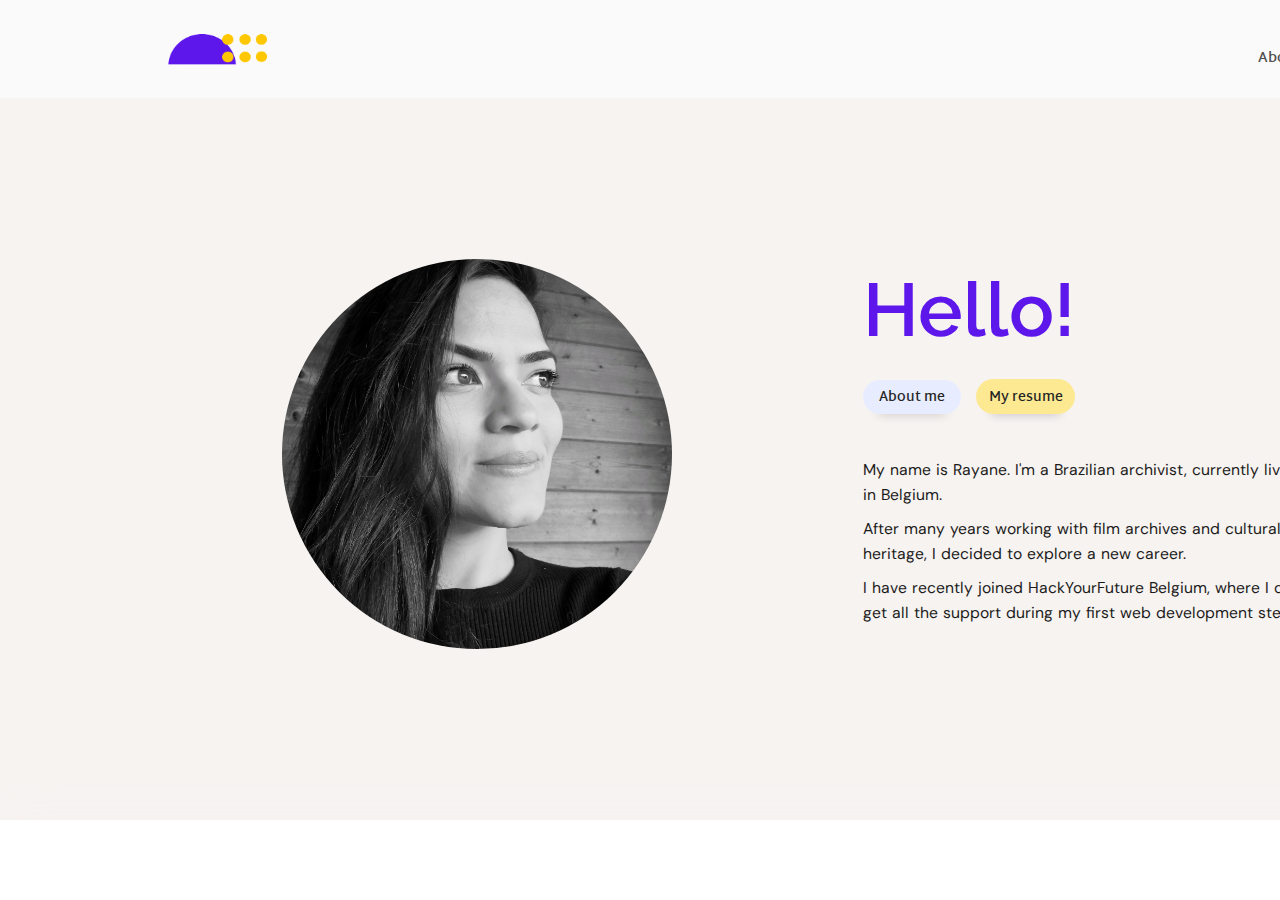
<file: index.html>
<!DOCTYPE html>
<html lang="en">
   <head>
      <meta charset="UTF-8" />
      <meta http-equiv="X-UA-Compatible" content="IE=edge" />
      <meta name="viewport" content="width=device-width, initial-scale=1.0" />
      <!--Adding Google Fonts-->
      <link rel="preconnect" href="https://fonts.gstatic.com" />
      <link
         href="https://fonts.googleapis.com/css2?family=DM+Sans:wght@400;500&family=Martel+Sans:wght@400;600&family=Raleway:wght@500;600&display=swap"
         rel="stylesheet"
      />
      <!--Adding External Style Sheet-->
      <link rel="stylesheet" href="style.css" />
      <title>Home - Rayane Silva</title>
   </head>
   <body>
      <!--Header-->
      <header>
         <div class="header-container">
            <!--Logo-->
            <div class="logo">
               <a href="./index.html">
                  <img
                     class="logo-header"
                     src="img/logo-home.png"
                     alt="Rayane logo"
                  />
               </a>
            </div>
            <!--Navigation section of the header: contains related links-->
            <nav class="nav-menu">
               <ul class="links-nav">
                  <li class="about-page">
                     <a href="./about.html">About</a>
                  </li>

                  <li class="resume-page">
                     <a href="./resume.html">Resume</a>
                  </li>
                  <li class="projects-page">
                     <a href="./projects.html">Projects</a>
                  </li>
               </ul>
            </nav>
         </div>
      </header>
      <!--Main-->
      <main class="main-container">
         <section class="main-left">
            <div class="profile-section">
               <div class="img-circular">
                  <img
                     src="img/profile-foto.jpg"
                     alt="rayane profile picture"
                     class="img-profile"
                  />
               </div>
              </section>
         </div>
         <section class="main-right">
           <div class="right-container">
              <h1 class="hello">Hello!</h1>
            <!---Buttons with links-->
              <div class="main-buttons">
                 <button class="btn-about">
                    <a href="./about.html" target="_blank">About me</a>
                 </button>

                 <button class="btn-resume">
                    <a href="./resume.html" target="_blank">My resume</a>
                 </button>
              </div>
              <div class="intro">
                 <p>
                  My name is Rayane. I'm a Brazilian archivist, currently living
                  in Belgium. 
                 </p>
                  <p>
                  After many years working with film archives and cultural
                  heritage, I decided to explore a new career.
                 </p>
                 <p>
                  I have recently joined HackYourFuture Belgium, where I can get
                  all the support during my first web development steps.
                 </p>
              </div>
          </div>
        </section>
      </main>
      <!-- Footer-->
      <footer>
         <div class="icons-footer">
            <a href="https://github.com/rayanejsilva" target="_blank">
               <img
                  class="icon-link1"
                  src="img/github.svg"
                  alt="Github of Rayane"
               />
            </a>
            <a href="https://www.linkedin.com/in/rayanejs/" target="_blank">
               <img
                  class="icon-link2"
                  src="img/linkedin.svg"
                  alt="LinkedIn of Rayane"
               />
            </a>
            <a href="mailto:rayanej.silva@gmail.com">
               <img
                  class="icon-link3"
                  src="img/mail.svg"
                  alt="Email of Rayane"
               />
            </a>
         </div>
      </footer>
   </body>
</html>
</file>
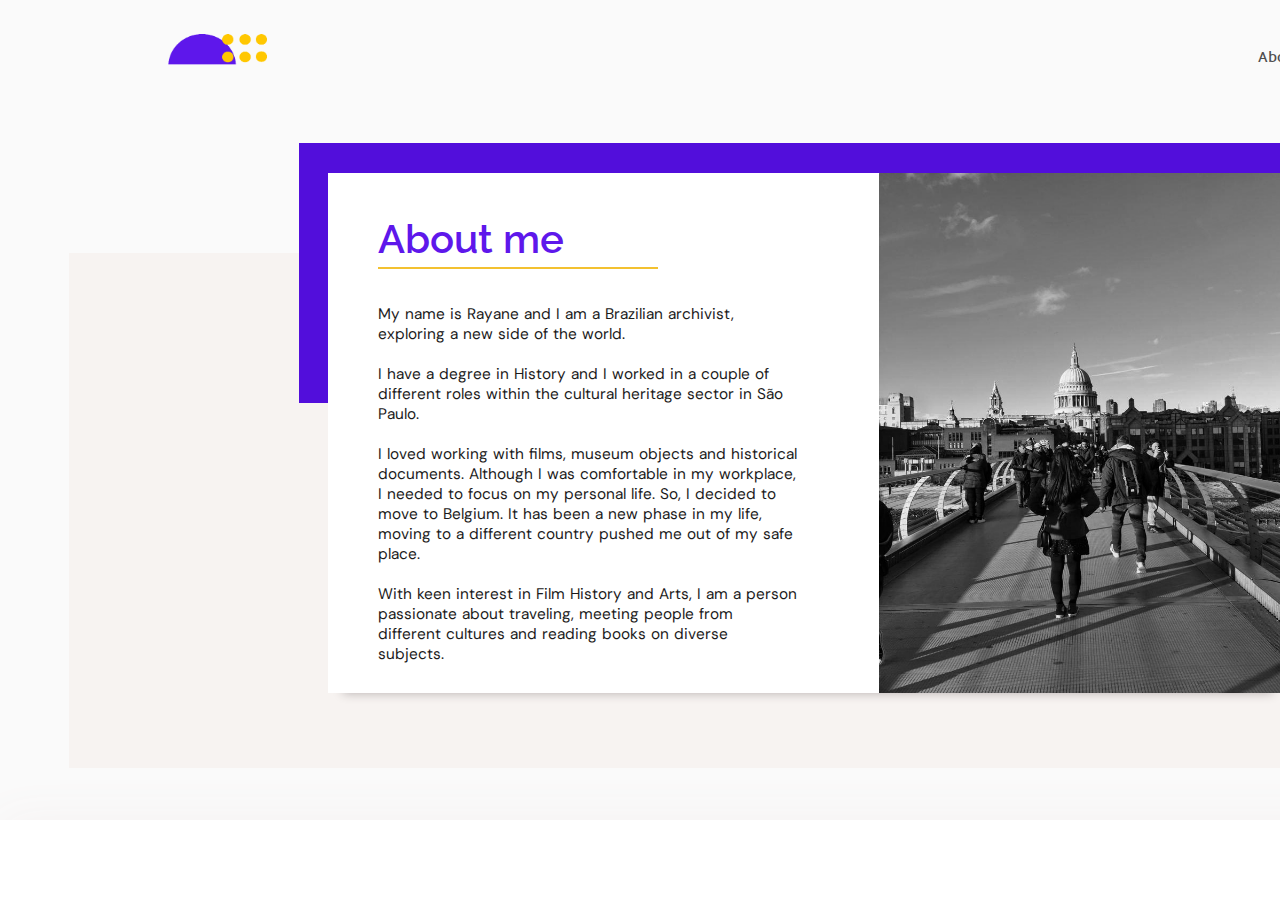
<file: about.html>
<!DOCTYPE html>
<html lang="en">
   <head>
      <meta charset="UTF-8" />
      <meta http-equiv="X-UA-Compatible" content="IE=edge" />
      <meta name="viewport" content="width=device-width, initial-scale=1.0" />
      <!--Adding Google Fonts-->
      <link rel="preconnect" href="https://fonts.gstatic.com" />
      <link
         href="https://fonts.googleapis.com/css2?family=DM+Sans:wght@400;500&family=Martel+Sans:wght@400;600&family=Raleway:wght@500;600&display=swap"
         rel="stylesheet"
      />
      <!--Adding External Style Sheet-->
      <link rel="stylesheet" href="style.css" />
      <title>About - Rayane Silva</title>
   </head>
   <body>
      <!--Header-->
      <header class="about-header">
         <div class="header-container">
            <!--Logo-->
            <div class="logo">
               <a href="./index.html">
                  <img
                     class="logo-header"
                     src="img/logo-home.png"
                     alt="Rayane logo"
                  />
               </a>
            </div>
            <!--Navigation section of the header: contains related links-->
            <nav class="nav-menu">
               <ul class="links-nav">
                  <li class="about-page">
                     <a href="./about.html">About</a>
                  </li>

                  <li class="resume-page">
                     <a href="./resume.html">Resume</a>
                  </li>
                  <li class="projects-page">
                     <a href="./projects.html">Projects</a>
                  </li>
               </ul>
            </nav>
         </div>
      </header>
      <!--Main-->
      <main class="main-about">
         <div class="about-wrap">
            <div class="about-container">
               <section class="about-left">
                  <h1 class="title-about">About me</h1>
                  <p class="p-intro">
                     My name is Rayane and I am a Brazilian archivist, exploring
                     a new side of the world.
                     <br /><br />
                     I have a degree in History and I worked in a couple of
                     different roles within the cultural heritage sector in São
                     Paulo.<br /><br />

                     I loved working with films, museum objects and historical
                     documents. Although I was comfortable in my workplace, I
                     needed to focus on my personal life. So, I decided to move
                     to Belgium. It has been a new phase in my life, moving to a
                     different country pushed me out of my safe place.
                     <br /><br />
                     With keen interest in Film ​History and​ ​Arts, I am a
                     person​ passionate about traveling, meeting people from
                     different cultures and reading books on diverse subjects.
                  </p>
               </section>
               <div class="img-travel">
                  <img
                     src="img/about-photo.jpeg"
                     alt="Rayane at Millennium bridge, London"
                  />
               </div>
            </div>
            <div class="purple-bg"></div>
            <div class="grey-bg"></div>
         </div>
      </main>
      <!-- Footer-->
      <footer>
         <div class="icons-footer">
            <a href="https://github.com/rayanejsilva" target="_blank">
               <img
                  class="icon-link1"
                  src="img/github.svg"
                  alt="Github of Rayane"
               />
            </a>
            <a href="https://www.linkedin.com/in/rayanejs/" target="_blank">
               <img
                  class="icon-link2"
                  src="img/linkedin.svg"
                  alt="LinkedIn of Rayane"
               />
            </a>
            <a href="mailto:rayanej.silva@gmail.com">
               <img
                  class="icon-link3"
                  src="img/mail.svg"
                  alt="Email of Rayane"
               />
            </a>
         </div>
      </footer>
   </body>
</html>
</file>
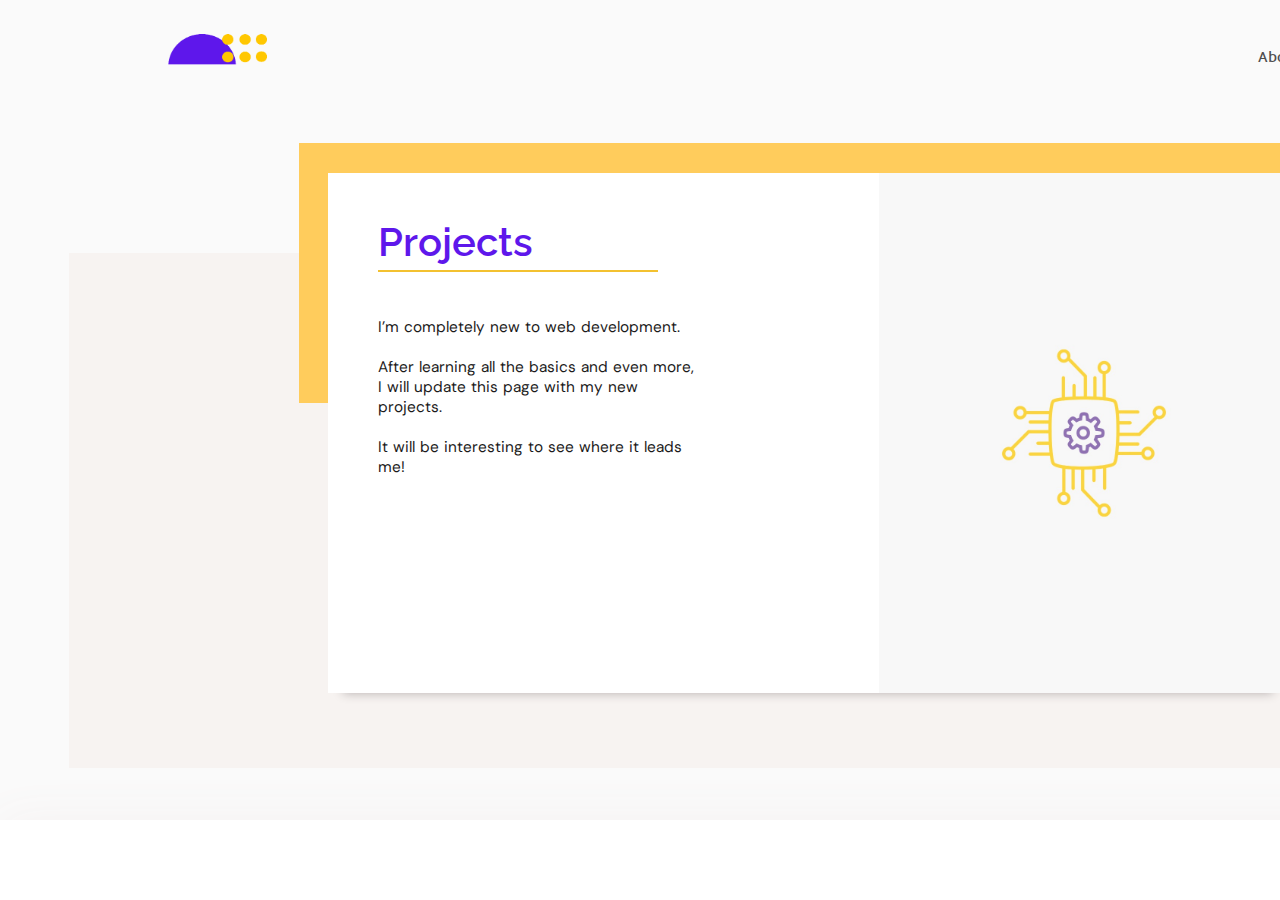
<file: projects.html>
<!DOCTYPE html>
<html lang="en">
   <head>
      <meta charset="UTF-8" />
      <meta http-equiv="X-UA-Compatible" content="IE=edge" />
      <meta name="viewport" content="width=device-width, initial-scale=1.0" />
      <!--Adding Google Fonts-->
      <link rel="preconnect" href="https://fonts.gstatic.com" />
      <link
         href="https://fonts.googleapis.com/css2?family=DM+Sans:wght@400;500&family=Martel+Sans:wght@400;600&family=Raleway:wght@500;600&display=swap"
         rel="stylesheet"
      />
      <!--Adding External Style Sheet-->
      <link rel="stylesheet" href="style.css" />
      <title>Projects - Rayane Silva</title>
   </head>
   <body>
      <!--Header-->
      <header>
         <div class="header-container">
            <!--Logo-->
            <div class="logo">
               <a href="./index.html">
                  <img
                     class="logo-header"
                     src="img/logo-home.png"
                     alt="Rayane logo"
                  />
               </a>
            </div>
            <!--Navigation section of the header: contains related links-->
            <nav class="nav-menu">
               <ul class="links-nav">
                  <li class="about-page">
                     <a href="./about.html">About</a>
                  </li>

                  <li class="resume-page">
                     <a href="./resume.html">Resume</a>
                  </li>
                  <li class="projects-page">
                     <a href="./projects.html">Projects</a>
                  </li>
               </ul>
            </nav>
         </div>
      </header>
      <!--Main-->
      <main class="main-projects">
         <div class="projects-wrap">
            <div class="projects-container">
               <section class="projects-left">
                  <h1 class="title-projects">Projects</h1>
                  <p class="p-definition">
                     I’m completely new to web development.
                     <br />
                     <br />
                     After learning all the basics and even more, I will update
                     this page with my new projects.
                     <br /><br />
                     It will be interesting to see where it leads me!
                  </p>
               </section>
               <div class="img-projects">
                  <img
                     src="img/computer-processor.jpeg"
                     alt="computer processor icon"
                  />
               </div>
            </div>
            <div class="projects-blue"></div>
            <div class="projects-bg"></div>
         </div>
      </main>
      <!-- Footer-->
      <footer>
         <div class="icons-footer">
            <a href="https://github.com/rayanejsilva" target="_blank">
               <img
                  class="icon-link1"
                  src="img/github.svg"
                  alt="Github of Rayane"
               />
            </a>
            <a href="https://www.linkedin.com/in/rayanejs/" target="_blank">
               <img
                  class="icon-link2"
                  src="img/linkedin.svg"
                  alt="LinkedIn of Rayane"
               />
            </a>
            <a href="mailto:rayanej.silva@gmail.com">
               <img
                  class="icon-link3"
                  src="img/mail.svg"
                  alt="Email of Rayane"
               />
            </a>
         </div>
      </footer>
   </body>
</html>
</file>
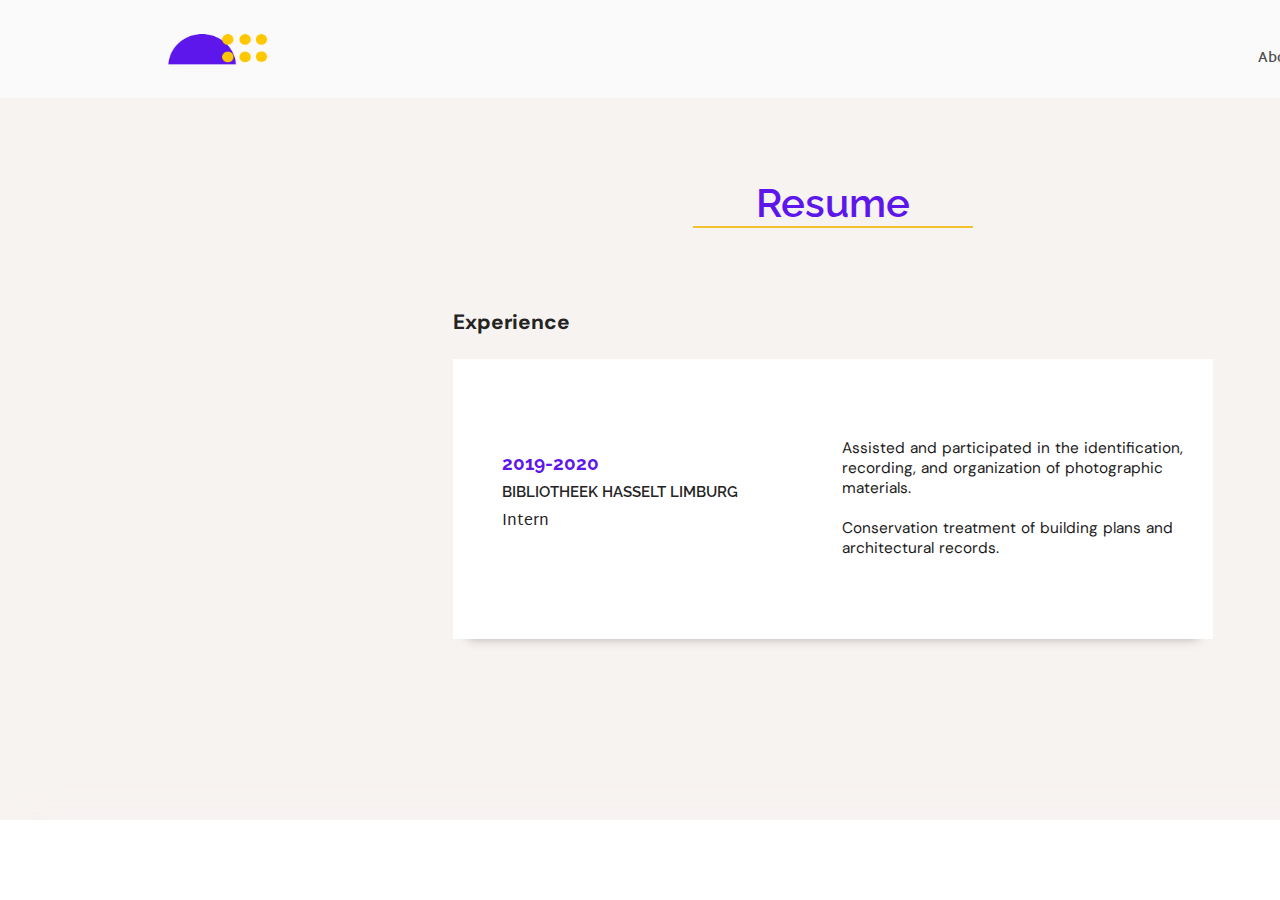
<file: resume.html>
<!DOCTYPE html>
<html lang="en">
   <head>
      <meta charset="UTF-8" />
      <meta http-equiv="X-UA-Compatible" content="IE=edge" />
      <meta name="viewport" content="width=device-width, initial-scale=1.0" />
      <!--Adding Google Fonts-->
      <link rel="preconnect" href="https://fonts.gstatic.com" />
      <link
         href="https://fonts.googleapis.com/css2?family=DM+Sans:wght@400;500&family=Martel+Sans:wght@400;600&family=Raleway:wght@500;600&display=swap"
         rel="stylesheet"
      />
      <!--Adding External Style Sheet-->
      <link rel="stylesheet" href="style.css" />
      <title>Resume - Rayane Silva</title>
   </head>
   <body>
      <!--Header-->
      <header>
         <div class="header-container">
            <!--Logo-->
            <div class="logo">
               <a href="./index.html">
                  <img
                     class="logo-header"
                     src="img/logo-home.png"
                     alt="Rayane logo"
                  />
               </a>
            </div>

            <!--Navigation section of the header: contains related links-->
            <nav class="nav-menu">
               <ul class="links-nav">
                  <li class="about-page">
                     <a href="./about.html">About</a>
                  </li>

                  <li class="resume-page">
                     <a href="./resume.html">Resume</a>
                  </li>
                  <li class="projects-page">
                     <a href="./projects.html">Projects</a>
                  </li>
               </ul>
            </nav>
         </div>
      </header>
      <!--Main-->
      <main class="main-resume">
         <div class="top-resume">
            <h1 class="title-resume">Resume</h1>
         </div>
         <div class="h2-resume">
            <h2 class="ex-resume">Experience</h2>
         </div>
         <section class="experience-1">
            <div class="resume-left">
               <p class="date">2019-2020</p>
               <p class="company">Bibliotheek Hasselt Limburg</p>
               <p class="position">Intern</p>
            </div>
            <div class="resume-right">
               <p class="job-resume">
                  Assisted and participated in the identification, recording,
                  and organization of photographic materials. <br /><br />
                  Conservation treatment of building plans and architectural
                  records.
               </p>
            </div>
      </main>
      <!-- Footer-->
      <footer>
         <div class="icons-footer">
            <a href="https://github.com/rayanejsilva" target="_blank">
               <img
                  class="icon-link1"
                  src="img/github.svg"
                  alt="Github of Rayane"
               />
            </a>
            <a href="https://www.linkedin.com/in/rayanejs/" target="_blank">
               <img
                  class="icon-link2"
                  src="img/linkedin.svg"
                  alt="LinkedIn of Rayane"
               />
            </a>
            <a href="mailto:rayanej.silva@gmail.com">
               <img
                  class="icon-link3"
                  src="img/mail.svg"
                  alt="Email of Rayane"
               />
            </a>
         </div>
      </footer>
   </body>
</html>
</file>
<file: style.css>
* {
   padding: 0;
   margin: 0;
   box-sizing: border-box;
}
html {
   box-sizing: border-box;
   -webkit-box-sizing: border-box;
   -moz-box-sizing: border-box;
}
*,
*:before,
*:after {
   box-sizing: inherit;
}
body {
   display: flex;
   flex-direction: column;
   margin: 0;
   border: 0;
   padding: 0;
   top: 0;
   right: 0;
   bottom: 0;
   left: 0;
   min-height: 100vh;
}

/*Header Section*/
header {
   display: flex;
   justify-content: center;
   align-items: center;
   width: 1665px;
   max-width: auto;
   min-width: auto;
   height: 98px;
   background-color: #fafafa;
}

.header-container {
   display: flex;
   justify-content: space-between;
   align-items: center;
   width: 1380px;
   max-width: auto;
   height: 90px;
   font-family: "Martel Sans", sans-serif;
   font-weight: 600;
   font-size: 0.9em;
}

a {
   text-decoration: none;
   cursor: pointer;
}

a:link {
   color: #242424;
   text-decoration: none;
}
a:visited {
   color: #242424;
   text-decoration: none;
}
a:active {
   color: #242424;
   text-decoration: none;
}

.logo-header {
   display: inline;
   width: 110px;
   height: 45px;
   margin: 10px 0 0 20px;
   transition: transform 0.2s;
}

.logo-header:hover {
   transform: scale(1.03);
}

.nav-menu {
   display: inline-flex;
   align-items: flex-end;
   width: 280px;
   height: 50px;
}

.links-nav li {
   display: inline-flex;
   margin: 13px 15px 0 15px;
   text-decoration: none;
   list-style-type: none;
   border-bottom: 2px solid transparent;
   color: black;
   cursor: pointer;
}
.links-nav a:visited {
   color: #000000;
}
.links-nav li:hover {
   border-bottom: 2px solid #5e17eb;
}

.links-nav li:active {
   border-bottom: 2px solid #5e17eb;
}

.about-page {
   text-decoration: none;
   opacity: 0.8;
}

.about-page:hover {
   text-decoration: none;
   opacity: 1;
}

.resume-page {
   text-decoration: none;
   opacity: 0.8;
}

.resume-page:hover {
   opacity: 1;
}

.projects-page {
   opacity: 0.8;
}

.projects-page:hover {
   opacity: 1;
}

/*Main Section*/

main {
   display: flex;
   flex: 1;
   width: 1665px;
   max-width: auto;
   min-width: auto;
   height: auto;
   background-color: #f7f3f1;
}
.main-left {
   display: flex;
   flex-direction: column;
   justify-content: center;
   width: 833px;
}
.main-right {
   display: flex;
   flex-direction: column;
   justify-content: center;
   width: 832px;
   max-width: auto;
}
.img-circular {
   position: relative;
   width: 390px;
   height: 390px;
   overflow: hidden;
   border-radius: 50%;
   transition: transform 0.2s;
}

.img-circular:hover {
   transform: scale(1.01);
}
.img-profile {
   width: 100%;
   height: auto;
}

.profile-section {
   justify-content: center;
   align-self: center;
   margin: 0 0 10px 120px;
}

.right-container {
   display: flex;
   flex-direction: column;
   width: 470px;
   height: 370px;
   margin: 0 0 18px 30px;
}

.hello {
   font-family: "Raleway", sans-serif;
   font-weight: 600;
   color: #5e17eb;
   font-size: 4.7em;
   padding-bottom: 5px;
   margin-bottom: 20px;
}

.main-buttons {
   width: 250px;
   height: 50px;
   margin-bottom: 20px;
}

.btn-about {
   width: 98px;
   height: 34px;
   align-items: center;
   padding-top: 2px;
   border-radius: 30px;
   margin-right: 8px;
   background-color: #e7ecff;
   font-family: "Martel Sans", sans-serif;
   font-weight: 600;
   font-size: 0.86em;
   color: #242424;
   border: 2px solid transparent;
   box-shadow: 0px 15px 10px -15px rgb(180, 174, 174);
}

.btn-about:hover {
   background-color: #ffffff;
   color: #553fd4;
   border: 2px solid #553fd4;
   -webkit-transition: all 0.4s;
   -moz-transition: all 0.4s;
   transition: all 0.4s;
}
.btn-resume {
   width: 99px;
   height: 35px;
   padding-top: 2px;
   align-items: center;
   margin-left: 3px;
   border-radius: 30px;
   background-color: #fde992;
   font-family: "Martel Sans", sans-serif;
   font-weight: 600;
   font-size: 0.86em;
   color: #242424;
   border: 2px solid transparent;
   box-shadow: 0px 15px 10px -15px rgb(180, 174, 174);
}
.btn-resume:hover {
   background-color: #ffffff;
   color: #fbd200;
   border: 2px solid #ffd500;
   -webkit-transition: all 0.4s;
   -moz-transition: all 0.4s;
   transition: all 0.4s;
}
.intro {
   font-family: "DM Sans", sans-serif;
   color: #1c1b1b;
   width: 450px;
   height: 190px;
   font-weight: 400;
   font-size: 0.98em;
   word-spacing: 1px;
}

.intro p {
   line-height: 25px;
   margin: 9px 0;
}
/*Footer Section*/

footer {
   display: flex;
   flex-shrink: 1;
   position: relative;
   justify-content: flex-end;
   align-items: center;
   width: 1685px;
   height: 80px;
   max-width: auto;
   min-width: auto;
   background-color: #ffffff;
   box-shadow: 0 0 50px 0 rgb(246, 242, 242);
   z-index: 1;
}

.icons-footer {
   display: inline-flex;
   align-items: flex-end;
   margin-right: 150px;
   width: 155px;
   max-width: auto;
   height: 30px;
}

.icon-link1,
.icon-link2,
.icon-link3 {
   padding: 0 10px 0 10px;
   width: 45px;
   height: 28px;
}

.icon-link1 {
   opacity: 0.8;
}

.icon-link1:hover {
   opacity: 1;
}
.icon-link2 {
   opacity: 0.75;
}

.icon-link2:hover {
   opacity: 1;
}
.icon-link3 {
   opacity: 0.75;
}

.icon-link3:hover {
   opacity: 1;
}

/* About Page */

.main-about {
   display: flex;
   flex: 1;
   width: 1665px;
   max-width: auto;
   min-width: auto;
   height: auto;
   background-color: #fafafa;
}

.purple-bg {
   display: flex;
   position: absolute;
   justify-content: center;
   align-content: center;
   width: 1017px;
   height: 260px;
   margin-top: 45px;
   background-color: #520edb;
   z-index: 3;
}

.about-wrap {
   display: flex;
   position: absolute;
   justify-content: center;
   width: 1480px;
   height: auto;
   margin-left: 5.3%;
   z-index: 1;
   background-color: #fafafa;
}
.about-container {
   display: flex;
   position: absolute;
   align-self: center;
   vertical-align: center;
   width: 960px;
   height: 520px;
   z-index: 5;
   background-color: #ffffff;
   box-shadow: 0px 15px 10px -15px rgb(180, 174, 174);
}

.about-header {
   display: flex;
   justify-content: center;
   align-items: center;
   width: 1665px;
   max-width: auto;
   min-width: auto;
   height: 98px;
   background-color: #fafafa;
}

.about-left {
   height: 520px;
   width: 479px;
}

.img-travel img {
   display: block;
   position: absolute;
   width: 410px;
   height: 520px;
   margin-left: 7.5%;
}

.title-about {
   font-family: "Raleway", sans-serif;
   font-weight: 600;
   width: 280px;
   color: #5e17eb;
   font-size: 2.5em;
   border-bottom: 2px solid #f3c130;
   padding: 5px 0 5px 0;
   margin: 37px 0 35px 50px;
}

.p-intro {
   font-family: "DM Sans", sans-serif;
   color: #1c1b1b;
   width: 420px;
   height: 360px;
   margin: 28px 0 0 50px;
   font-weight: 400;
   font-size: 0.96em;
   word-spacing: 1px;
}

.p-intro p {
   line-height: 38px;
   margin: 11px 0;
}

.grey-bg {
   width: 1477px;
   display: flex;
   position: relative;
   margin-top: 10.5%;
   height: 515px;
   background-color: #f7f3f1;
   z-index: 2;
}

/*Resume Page */
.main-resume {
   display: flex;
   justify-content: center;
   align-content: center;
   align-self: right;
   flex: 1;
   width: 1665px;
   max-width: auto;
   min-width: auto;
   height: auto;
   background-color: #f7f3f1;
}
.top-resume {
   display: block;
   position: absolute;
   justify-content: center;
   align-items: center;
   align-content: center;
   width: 280px;
   height: 90px;
   margin-top: 48px;
}
.title-resume {
   font-family: "Raleway", sans-serif;
   align-self: center;
   text-align: center;
   font-weight: 600;
   color: #5e17eb;
   font-size: 2.5em;
   margin-top: 25px;
   border-bottom: 2px solid #f3c130;
}

.h2-resume {
   display: flex;
   position: absolute;
   justify-content: flex-start;
   align-content: flex-start;
   width: 760px;
   height: 30px;
   margin-top: 210px;
}

.ex-resume {
   align-self: left;
   color: #242424;
   font-family: "DM Sans", sans-serif;
   font-weight: 800;
   font-size: 1.3em;
}
.experience-1 {
   display: flex;
   position: relative;
   align-self: center;
   width: 760px;
   height: 280px;
   margin-top: 80px;
   background-color: #ffffff;
   border: 1px solid transparent;
   box-shadow: 0px 15px 10px -15px rgb(180, 174, 174);
}

.resume-right {
   display: flex;
   flex-direction: column;
   justify-content: flex-start;
   align-content: center;
   text-align: left;
   width: 400px;
   height: 180px;
   margin-left: 40px;
   margin-top: 50px;
}

.resume-left {
   display: flex;
   flex-direction: column;
   justify-content: flex-start;
   align-self: center;
   width: 250px;
   height: 100px;
   margin-left: 48px;
   line-height: 29px;
}

.date {
   color: #5e17eb;
   font-family: "Raleway", sans-serif;
   font-weight: bolder;
   font-size: 1.2em;
}

.position {
   color: #242424;
   font-family: "Martel Sans", sans-serif;
   font-weight: 500;
   font-size: 1em;
   margin-bottom: 10px;
}
.company {
   color: #242424;
   font-family: "Raleway", sans-serif;
   text-transform: uppercase;
   font-weight: 600;
   font-size: 0.95em;
}
.job-resume {
   font-family: "DM Sans", sans-serif;
   color: #1c1b1b;
   margin: 28px 0 0 50px;
   font-weight: 400;
   font-size: 0.96em;
   word-spacing: 1px;
}

.job-resume p {
   line-height: 38px;
   margin: 11px 0;
}

/* Projects Page */

.main-projects {
   display: flex;
   flex: 1;
   width: 1665px;
   max-width: auto;
   min-width: auto;
   height: auto;
   background-color: #fafafa;
}

.projects-blue {
   display: flex;
   position: absolute;
   justify-content: center;
   align-content: center;
   width: 1017px;
   height: 260px;
   margin-top: 45px;
   background-color: #ffcc5c;
   z-index: 3;
}

.projects-wrap {
   display: flex;
   position: absolute;
   justify-content: center;
   width: 1480px;
   height: auto;
   margin-left: 5.3%;
   z-index: 1;
   background-color: #fafafa;
}
.projects-container {
   display: flex;
   position: absolute;
   align-self: center;
   vertical-align: center;
   width: 960px;
   height: 520px;
   z-index: 5;
   background-color: #ffffff;
   box-shadow: 0px 15px 10px -15px rgb(180, 174, 174);
}

.about-header {
   display: flex;
   justify-content: center;
   align-items: center;
   width: 1665px;
   max-width: auto;
   min-width: auto;
   height: 98px;
   background-color: #fafafa;
}

.projects-left {
   height: 520px;
   width: 479px;
}

.img-projects img {
   display: block;
   position: absolute;
   width: 410px;
   height: 520px;
   margin-left: 7.5%;
}

.title-projects {
   font-family: "Raleway", sans-serif;
   font-weight: 600;
   width: 280px;
   color: #5e17eb;
   font-size: 2.5em;
   border-bottom: 2px solid #f3c130;
   padding: 5px 0 5px 0;
   margin: 40px 0 35px 50px;
}

.p-definition {
   font-family: "DM Sans", sans-serif;
   color: #1c1b1b;
   width: 320px;
   height: 360px;
   margin: 45px 0 0 50px;
   font-weight: 400;
   font-size: 0.96em;
   word-spacing: 1px;
}

.p-definition p {
   line-height: 38px;
   margin: 11px 0;
}

.projects-bg {
   width: 1477px;
   display: flex;
   position: relative;
   margin-top: 10.5%;
   height: 515px;
   background-color: #f7f3f1;
   z-index: 2;
}
</file>
